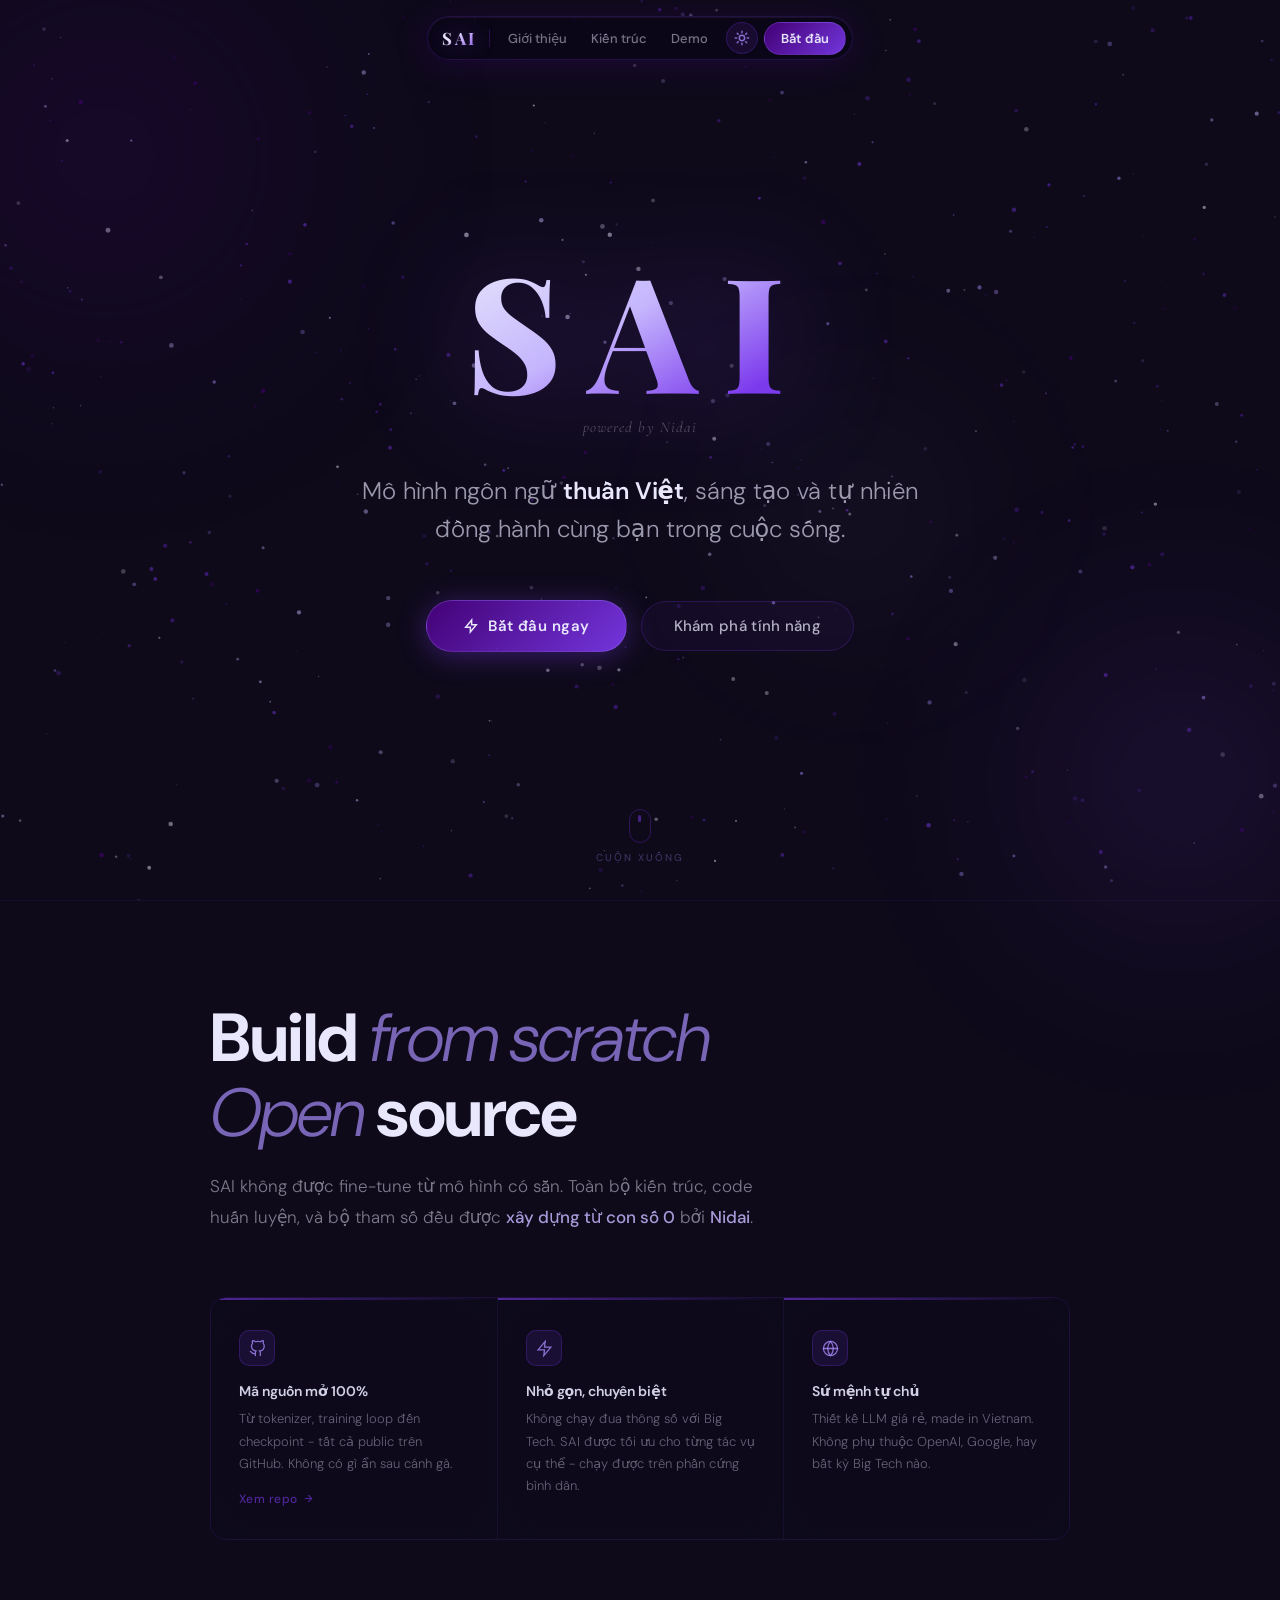
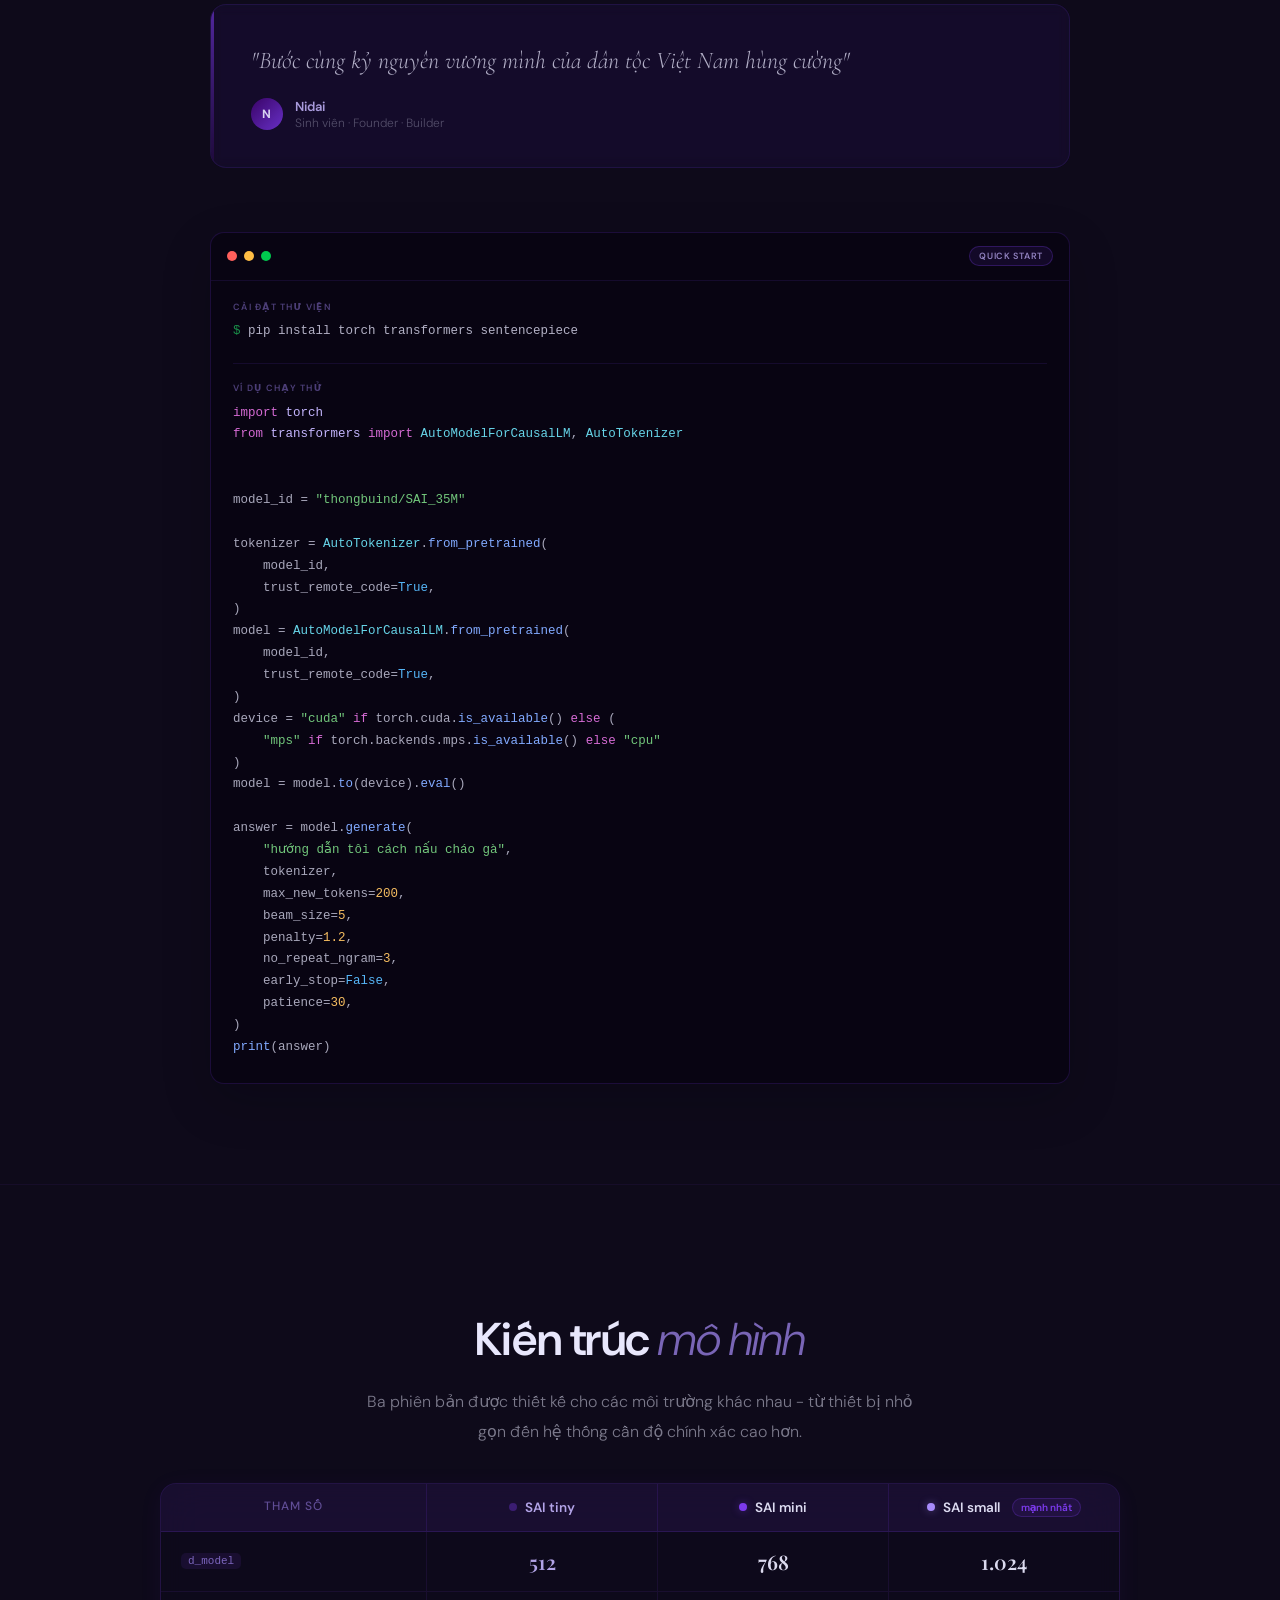
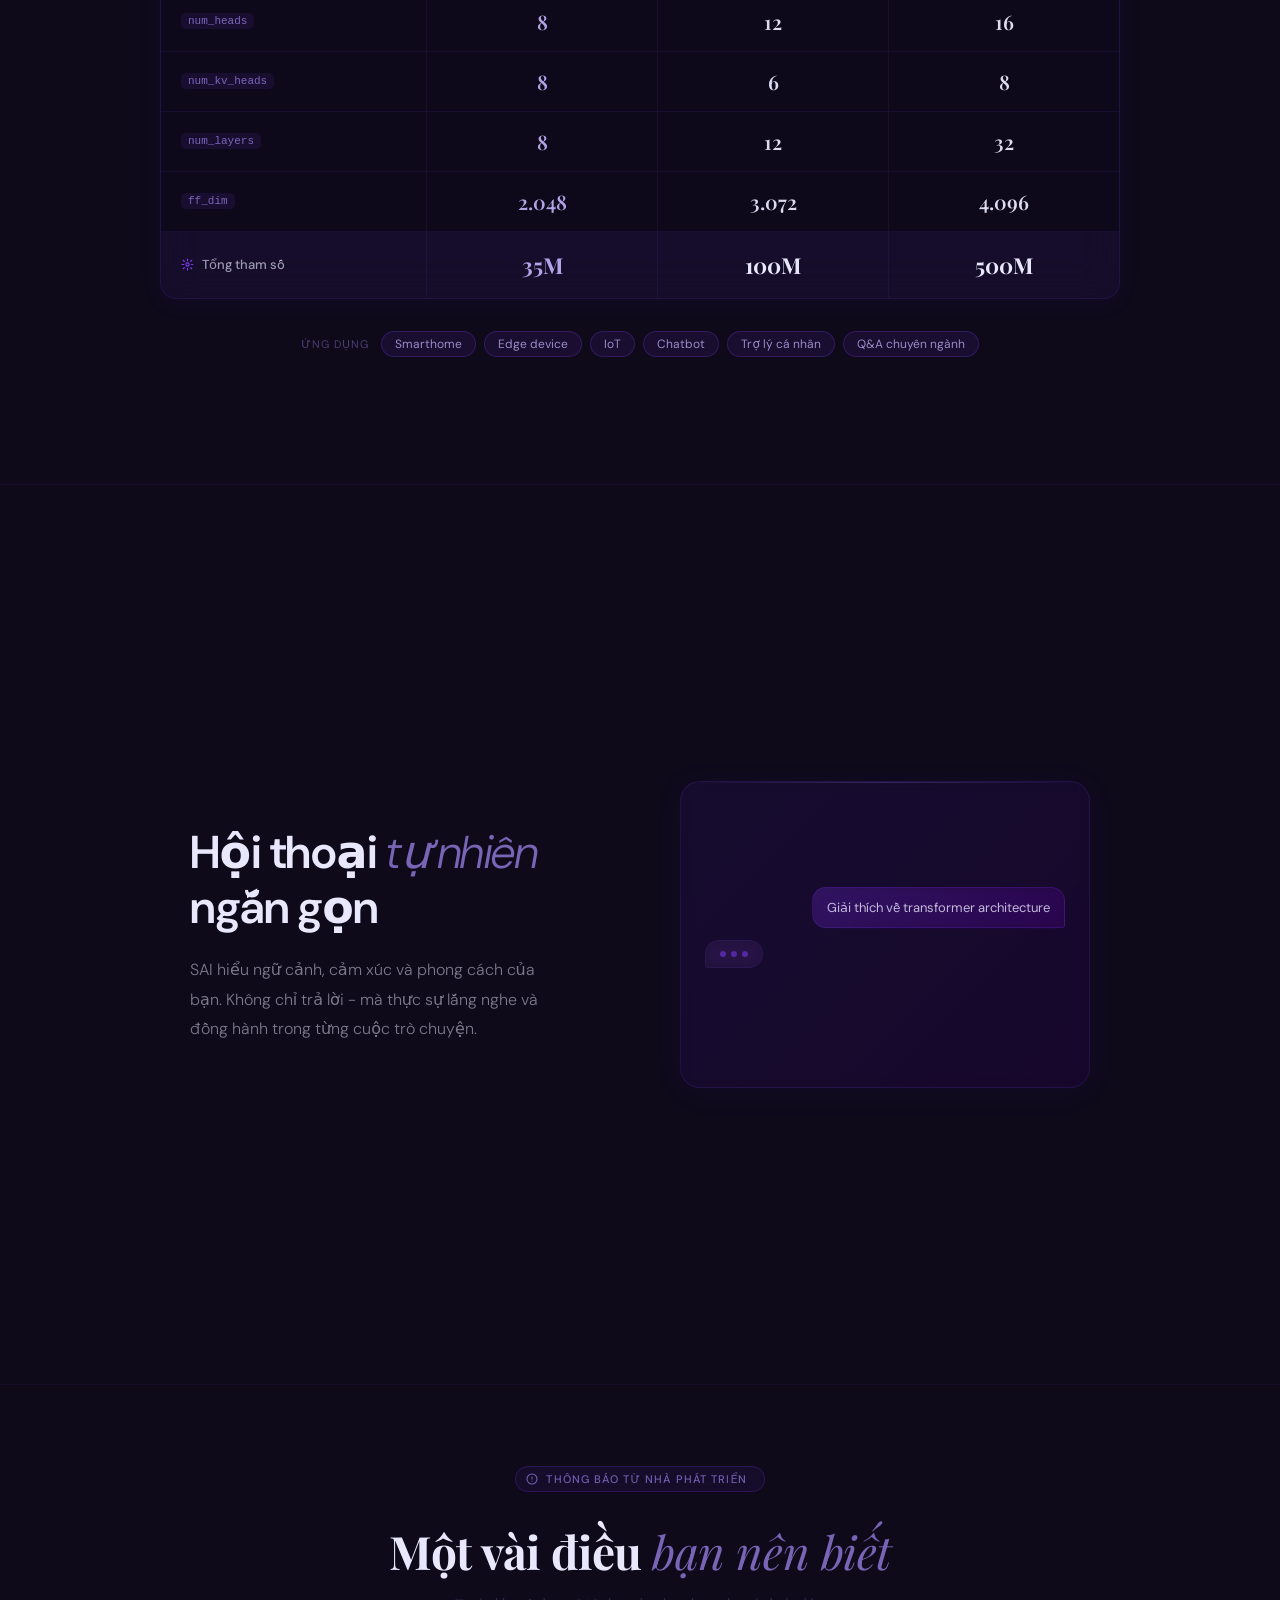
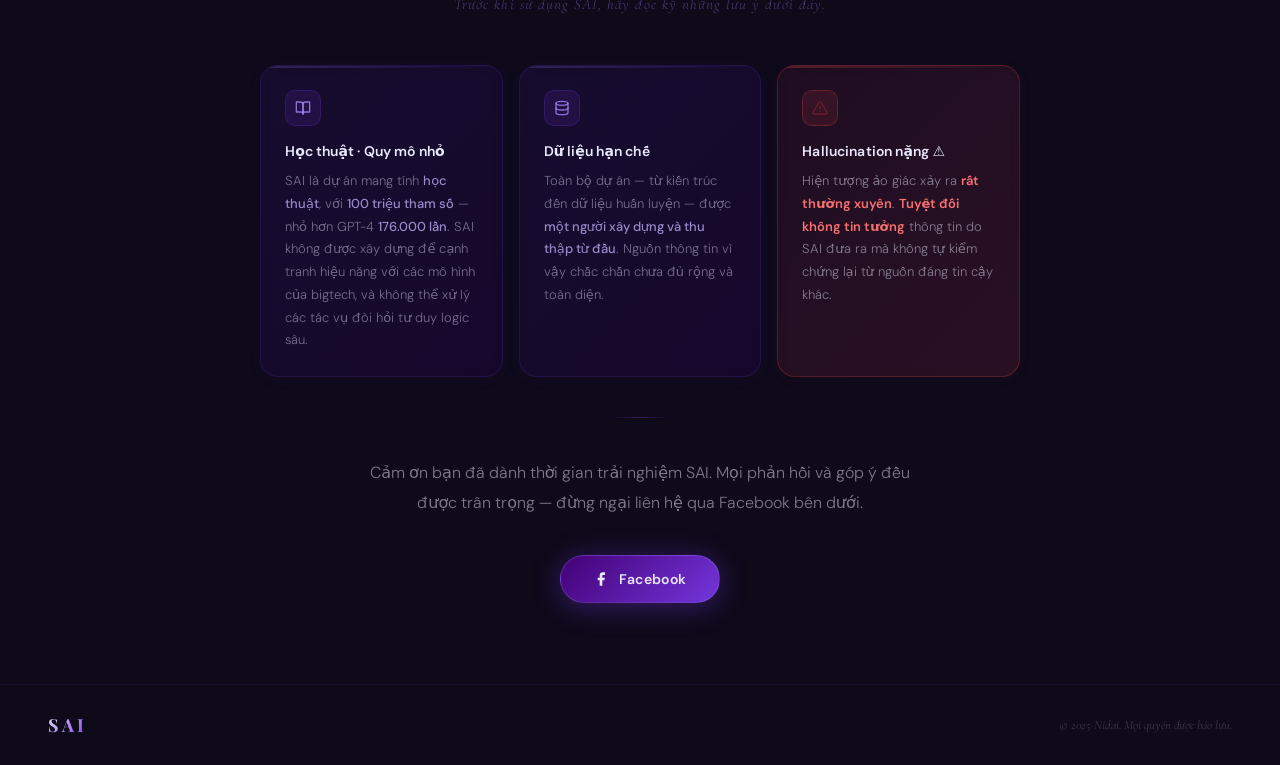
<file: web/frontend/index.html>
<!DOCTYPE html>
<html lang="vi" data-theme="dark">
<head>
<meta charset="UTF-8">
<meta name="viewport" content="width=device-width, initial-scale=1.0">
<title>SAI - Powered by Nidai</title>
<script src="theme.js"></script>
<link href="https://fonts.googleapis.com/css2?family=DM+Sans:ital,wght@0,300;0,400;0,500;0,600;1,300&family=Cormorant+Garamond:ital,wght@0,300;1,300&family=Playfair+Display:wght@700;800&display=swap" rel="stylesheet">
<link rel="stylesheet" href="theme.css">
<link rel="stylesheet" href="ui-foundation.css">
<link rel="stylesheet" href="landing.css">
</head>
<body>

<canvas id="bg-canvas"></canvas>
<div class="orb orb-1"></div>
<div class="orb orb-2"></div>
<div class="orb orb-3"></div>

<!-- NAVBAR -->
<nav id="navbar" class="glass-island">
  <div class="nav-logo">SAI</div>
  <div class="nav-divider"></div>
  <div class="nav-links">
    <a class="nav-link" href="#feat-2">Giới thiệu</a>
    <a class="nav-link" href="#feat-3">Kiến trúc</a>
    <a class="nav-link" href="#feat-4">Demo</a>
  </div>
  <!-- Theme Toggle -->
  <button class="theme-toggle glass-control" id="themeToggle" aria-label="Chuyển theme" title="Chuyển giao diện sáng/tối">
    <!-- Sun icon (dark → switch to light) -->
    <svg class="icon-sun" width="16" height="16" viewBox="0 0 24 24" fill="none" stroke="currentColor" stroke-width="2.2" stroke-linecap="round">
      <circle cx="12" cy="12" r="4"/><path d="M12 2v2M12 20v2M4.93 4.93l1.41 1.41M17.66 17.66l1.41 1.41M2 12h2M20 12h2M4.93 19.07l1.41-1.41M17.66 6.34l1.41-1.41"/>
    </svg>
    <!-- Moon icon (light → switch to dark) -->
    <svg class="icon-moon" width="16" height="16" viewBox="0 0 24 24" fill="none" stroke="currentColor" stroke-width="2.2" stroke-linecap="round">
      <path d="M21 12.79A9 9 0 1 1 11.21 3a7 7 0 0 0 9.79 9.79z"/>
    </svg>
  </button>
  <button class="nav-cta glass-control" onclick="window.location.href='/chat'">Bắt đầu</button>
</nav>

<!-- HERO -->
<section id="hero">
  <h1 class="hero-title">SAI</h1>
  <p class="hero-sub">powered by Nidai</p>
  <p class="hero-tagline">Mô hình ngôn ngữ <strong>thuần Việt</strong>, sáng tạo và tự nhiên<br>đồng hành cùng bạn trong cuộc sống.</p>
  <div class="hero-actions">
    <button class="btn-primary glass-control" onclick="window.location.href='/chat'">
      <svg width="16" height="16" viewBox="0 0 24 24" fill="none" stroke="currentColor" stroke-width="2.2" stroke-linecap="round"><path d="M13 10V3L4 14h7v7l9-11h-7z"/></svg>
      Bắt đầu ngay
    </button>
    <button class="btn-secondary glass-control" onclick="document.getElementById('feat-2').scrollIntoView({behavior:'smooth'})">Khám phá tính năng</button>
  </div>
  <div class="scroll-hint" onclick="document.getElementById('feat-2').scrollIntoView({behavior:'smooth'})">
    <div class="scroll-mouse"><div class="scroll-wheel"></div></div>
    <span class="scroll-hint-label">Cuộn xuống</span>
  </div>
</section>

<!-- SECTION 2: GIỚI THIỆU -->
<section class="feat-section" id="feat-2" style="padding:100px 24px;">
  <div style="max-width:860px;width:100%;display:flex;flex-direction:column;gap:64px;text-align:left;">
    <div class="reveal">
      <h2 style="font-size:clamp(36px,6vw,68px);font-weight:700;line-height:1.1;letter-spacing:-0.02em;color:var(--text-1);">
        Build <em style="font-style:italic;font-weight:300;color:var(--feat-title-em-color);">from scratch</em><br>
        <em style="font-style:italic;font-weight:300;color:var(--feat-title-em-color);">Open</em> source
      </h2>
      <p style="margin-top:20px;font-size:17px;font-weight:300;line-height:1.85;color:var(--feat-desc-color);max-width:580px;">
        SAI không được fine-tune từ mô hình có sẵn. Toàn bộ kiến trúc, code huấn luyện, và bộ tham số đều được
        <strong style="color:var(--intro-strong-color);font-weight:500;">xây dựng từ con số 0</strong> bởi
        <strong style="color:var(--intro-strong-color);font-weight:500;">Nidai</strong>.
      </p>
    </div>

    <!-- 3 pillars -->
    <div class="reveal reveal-delay-1 feat-2-grid" style="display:grid;grid-template-columns:1fr 1fr 1fr;border-radius:16px;overflow:hidden;border:1px solid var(--pillar-wrapper-border);">
      <div class="pillar-card glass-panel" style="padding:32px 28px;background:var(--pillar-bg);display:flex;flex-direction:column;gap:16px;position:relative;overflow:hidden;">
        <div style="position:absolute;top:0;left:0;right:0;height:2px;background:var(--pillar-top-line);"></div>
        <div style="width:36px;height:36px;border-radius:10px;background:var(--pillar-icon-bg);border:1px solid var(--pillar-icon-border);display:flex;align-items:center;justify-content:center;color:var(--pillar-icon-color);">
          <svg width="17" height="17" viewBox="0 0 24 24" fill="none" stroke="currentColor" stroke-width="1.8" stroke-linecap="round"><path d="M9 19c-5 1.5-5-2.5-7-3m14 6v-3.87a3.37 3.37 0 0 0-.94-2.61c3.14-.35 6.44-1.54 6.44-7A5.44 5.44 0 0 0 20 4.77 5.07 5.07 0 0 0 19.91 1S18.73.65 16 2.48a13.38 13.38 0 0 0-7 0C6.27.65 5.09 1 5.09 1A5.07 5.07 0 0 0 5 4.77a5.44 5.44 0 0 0-1.5 3.78c0 5.42 3.3 6.61 6.44 7A3.37 3.37 0 0 0 9 18.13V22"/></svg>
        </div>
        <div>
          <div style="font-size:14px;font-weight:600;color:var(--pillar-title-color);margin-bottom:8px;">Mã nguồn mở 100%</div>
          <div style="font-size:13px;font-weight:300;line-height:1.7;color:var(--pillar-desc-color);">Từ tokenizer, training loop đến checkpoint - tất cả public trên GitHub. Không có gì ẩn sau cánh gà.</div>
        </div>
        <a href="https://github.com/thongbuind/SAI_dev2" target="_blank" rel="noopener noreferrer"
           style="font-size:12px;color:var(--pillar-link-color);text-decoration:none;font-weight:500;letter-spacing:0.04em;margin-top:auto;display:flex;align-items:center;gap:5px;">
          Xem repo
          <svg width="11" height="11" viewBox="0 0 24 24" fill="none" stroke="currentColor" stroke-width="2.5" stroke-linecap="round"><path d="M5 12h14M12 5l7 7-7 7"/></svg>
        </a>
      </div>
      <div class="pillar-card glass-panel" style="padding:32px 28px;background:var(--pillar-bg);display:flex;flex-direction:column;gap:16px;border-left:1px solid var(--pillar-border);position:relative;overflow:hidden;">
        <div style="position:absolute;top:0;left:0;right:0;height:2px;background:var(--pillar-top-line);"></div>
        <div style="width:36px;height:36px;border-radius:10px;background:var(--pillar-icon-bg);border:1px solid var(--pillar-icon-border);display:flex;align-items:center;justify-content:center;color:var(--pillar-icon-color);">
          <svg width="17" height="17" viewBox="0 0 24 24" fill="none" stroke="currentColor" stroke-width="1.8" stroke-linecap="round"><polygon points="13 2 3 14 12 14 11 22 21 10 12 10 13 2"/></svg>
        </div>
        <div>
          <div style="font-size:14px;font-weight:600;color:var(--pillar-title-color);margin-bottom:8px;">Nhỏ gọn, chuyên biệt</div>
          <div style="font-size:13px;font-weight:300;line-height:1.7;color:var(--pillar-desc-color);">Không chạy đua thông số với Big Tech. SAI được tối ưu cho từng tác vụ cụ thể - chạy được trên phần cứng bình dân.</div>
        </div>
      </div>
      <div class="pillar-card glass-panel" style="padding:32px 28px;background:var(--pillar-bg);display:flex;flex-direction:column;gap:16px;border-left:1px solid var(--pillar-border);position:relative;overflow:hidden;">
        <div style="position:absolute;top:0;left:0;right:0;height:2px;background:var(--pillar-top-line);"></div>
        <div style="width:36px;height:36px;border-radius:10px;background:var(--pillar-icon-bg);border:1px solid var(--pillar-icon-border);display:flex;align-items:center;justify-content:center;color:var(--pillar-icon-color);">
          <svg width="17" height="17" viewBox="0 0 24 24" fill="none" stroke="currentColor" stroke-width="1.8" stroke-linecap="round"><circle cx="12" cy="12" r="10"/><line x1="2" y1="12" x2="22" y2="12"/><path d="M12 2a15.3 15.3 0 0 1 4 10 15.3 15.3 0 0 1-4 10 15.3 15.3 0 0 1-4-10 15.3 15.3 0 0 1 4-10z"/></svg>
        </div>
        <div>
          <div style="font-size:14px;font-weight:600;color:var(--pillar-title-color);margin-bottom:8px;">Sứ mệnh tự chủ</div>
          <div style="font-size:13px;font-weight:300;line-height:1.7;color:var(--pillar-desc-color);">Thiết kế LLM giá rẻ, made in Vietnam. Không phụ thuộc OpenAI, Google, hay bất kỳ Big Tech nào.</div>
        </div>
      </div>
    </div>

    <!-- Quote -->
    <div class="reveal reveal-delay-2 feat-2-quote glass-quote glass-content"
         style="display:flex;gap:32px;align-items:flex-start;padding:36px 40px;border-radius:16px;background:var(--quote-bg);border:1px solid var(--quote-border);position:relative;overflow:hidden;">
      <div style="position:absolute;top:0;left:0;bottom:0;width:3px;background:var(--quote-line);border-radius:3px 0 0 3px;"></div>
      <div style="flex:1;display:flex;flex-direction:column;gap:16px;">
        <p style="font-family:'Cormorant Garamond',Georgia,serif;font-size:clamp(18px,2.2vw,24px);font-style:italic;font-weight:300;line-height:1.7;color:var(--quote-text-color);">
          "Bước cùng kỷ nguyên vương mình của dân tộc Việt Nam hùng cường"
        </p>
        <div style="display:flex;align-items:center;gap:12px;">
          <div style="width:32px;height:32px;border-radius:50%;background:var(--quote-avatar-bg);display:flex;align-items:center;justify-content:center;font-size:12px;font-weight:700;color:var(--quote-avatar-color);letter-spacing:0.04em;flex-shrink:0;">N</div>
          <div>
            <div style="font-size:13px;font-weight:600;color:var(--quote-author-color);">Nidai</div>
            <div style="font-size:12px;color:var(--quote-role-color);font-weight:300;">Sinh viên · Founder · Builder</div>
          </div>
        </div>
      </div>
    </div>

    <!-- Download and quick start -->
    <div class="reveal reveal-delay-3 download-section">
      <div class="download-terminal">
        <div class="download-terminal-bar">
          <span class="terminal-dot" style="background:var(--terminal-dot-red);"></span>
          <span class="terminal-dot" style="background:var(--terminal-dot-yellow);"></span>
          <span class="terminal-dot" style="background:var(--terminal-dot-green);"></span>
          <span class="terminal-badge">QUICK START</span>
        </div>
        <div class="download-terminal-body">
          <div class="terminal-label">Cài đặt thư viện</div>
          <pre class="download-code"><code><span class="prompt">$</span> <span class="command">pip install torch transformers sentencepiece</span></code></pre>
          <div class="terminal-label terminal-label-example">Ví dụ chạy thử</div>
          <pre class="download-code"><code><span class="syntax-keyword">import</span> <span class="syntax-module">torch</span>
<span class="syntax-keyword">from</span> <span class="syntax-module">transformers</span> <span class="syntax-keyword">import</span> <span class="syntax-class">AutoModelForCausalLM</span>, <span class="syntax-class">AutoTokenizer</span>


model_id = <span class="syntax-string">"thongbuind/SAI_35M"</span>

tokenizer = <span class="syntax-class">AutoTokenizer</span>.<span class="syntax-function">from_pretrained</span>(
    model_id,
    trust_remote_code=<span class="syntax-boolean">True</span>,
)
model = <span class="syntax-class">AutoModelForCausalLM</span>.<span class="syntax-function">from_pretrained</span>(
    model_id,
    trust_remote_code=<span class="syntax-boolean">True</span>,
)
device = <span class="syntax-string">"cuda"</span> <span class="syntax-keyword">if</span> torch.cuda.<span class="syntax-function">is_available</span>() <span class="syntax-keyword">else</span> (
    <span class="syntax-string">"mps"</span> <span class="syntax-keyword">if</span> torch.backends.mps.<span class="syntax-function">is_available</span>() <span class="syntax-keyword">else</span> <span class="syntax-string">"cpu"</span>
)
model = model.<span class="syntax-function">to</span>(device).<span class="syntax-function">eval</span>()

answer = model.<span class="syntax-function">generate</span>(
    <span class="syntax-string">"hướng dẫn tôi cách nấu cháo gà"</span>,
    tokenizer,
    max_new_tokens=<span class="syntax-number">200</span>,
    beam_size=<span class="syntax-number">5</span>,
    penalty=<span class="syntax-number">1.2</span>,
    no_repeat_ngram=<span class="syntax-number">3</span>,
    early_stop=<span class="syntax-boolean">False</span>,
    patience=<span class="syntax-number">30</span>,
)
<span class="syntax-function">print</span>(answer)</code></pre>
        </div>
      </div>
    </div>
  </div>
</section>

<!-- SECTION 3: KIẾN TRÚC -->
<section class="feat-section" id="feat-3">
  <div class="feat-inner center" style="max-width:960px;gap:36px;">
    <div>
      <h2 class="feat-title reveal reveal-delay-1" style="font-size:clamp(28px,4vw,46px);">Kiến trúc <em>mô hình</em></h2>
      <p class="feat-desc reveal reveal-delay-2" style="max-width:560px;margin:0 auto;text-align:center;">Ba phiên bản được thiết kế cho các môi trường khác nhau - từ thiết bị nhỏ gọn đến hệ thống cần độ chính xác cao hơn.</p>
    </div>

    <!-- Comparison table -->
    <div class="reveal reveal-delay-3 architecture-table-scroll glass-panel" style="width:100%;border-radius:16px;overflow-x:auto;border:1px solid var(--table-wrapper-border);box-shadow:var(--table-wrapper-shadow);">
      <div class="architecture-table" style="min-width:760px;">
      <div style="display:grid;grid-template-columns:1.15fr 1fr 1fr 1fr;background:var(--table-header-bg);border-bottom:1px solid var(--table-header-border);">
        <div style="padding:14px 20px;font-size:12px;font-weight:500;color:var(--table-header-label-color);letter-spacing:0.08em;text-transform:uppercase;">Tham số</div>
        <div style="padding:14px 20px;font-size:13.5px;font-weight:600;color:var(--table-col2-color);text-align:center;border-left:1px solid var(--border);display:flex;align-items:center;justify-content:center;gap:8px;">
          <span style="display:inline-block;width:8px;height:8px;border-radius:50%;background:var(--table-tiny-dot);"></span>SAI tiny
        </div>
        <div style="padding:14px 20px;font-size:13.5px;font-weight:600;color:var(--table-col3-color);text-align:center;border-left:1px solid var(--border);display:flex;align-items:center;justify-content:center;gap:8px;">
          <span style="display:inline-block;width:8px;height:8px;border-radius:50%;background:var(--table-mini-dot);box-shadow:var(--table-mini-dot-shadow);"></span>SAI mini
        </div>
        <div style="padding:14px 20px;font-size:13.5px;font-weight:600;color:var(--table-col3-color);text-align:center;border-left:1px solid var(--border);display:flex;align-items:center;justify-content:center;gap:8px;">
          <span style="display:inline-block;width:8px;height:8px;border-radius:50%;background:var(--table-small-dot);box-shadow:var(--table-small-dot-shadow);"></span>SAI small
          <span style="font-size:10px;padding:2px 8px;border-radius:100px;background:var(--table-strongest-bg);border:1px solid var(--table-strongest-border);color:var(--purple);margin-left:4px;">mạnh nhất</span>
        </div>
      </div>
      <div style="display:grid;grid-template-columns:1.15fr 1fr 1fr 1fr;border-bottom:1px solid var(--table-row-border);">
        <div style="padding:16px 20px;display:flex;align-items:center;background:var(--table-row-bg);"><code style="font-size:11px;background:var(--table-code-bg);padding:2px 7px;border-radius:5px;color:var(--table-code-color);">d_model</code></div>
        <div style="padding:16px 20px;text-align:center;border-left:1px solid var(--table-row-border);background:var(--table-row-bg);"><span style="font-size:20px;font-weight:600;color:var(--table-col2-color);font-family:'Playfair Display',serif;">512</span></div>
        <div style="padding:16px 20px;text-align:center;border-left:1px solid var(--table-row-border);background:var(--table-row-bg);"><span style="font-size:20px;font-weight:600;color:var(--table-col3-color);font-family:'Playfair Display',serif;">768</span></div>
        <div style="padding:16px 20px;text-align:center;border-left:1px solid var(--table-row-border);background:var(--table-row-bg);"><span style="font-size:20px;font-weight:600;color:var(--table-col3-color);font-family:'Playfair Display',serif;">1.024</span></div>
      </div>
      <div style="display:grid;grid-template-columns:1.15fr 1fr 1fr 1fr;border-bottom:1px solid var(--table-row-border);">
        <div style="padding:16px 20px;display:flex;align-items:center;background:var(--table-row-bg);"><code style="font-size:11px;background:var(--table-code-bg);padding:2px 7px;border-radius:5px;color:var(--table-code-color);">num_heads</code></div>
        <div style="padding:16px 20px;text-align:center;border-left:1px solid var(--table-row-border);background:var(--table-row-bg);"><span style="font-size:20px;font-weight:600;color:var(--table-col2-color);font-family:'Playfair Display',serif;">8</span></div>
        <div style="padding:16px 20px;text-align:center;border-left:1px solid var(--table-row-border);background:var(--table-row-bg);"><span style="font-size:20px;font-weight:600;color:var(--table-col3-color);font-family:'Playfair Display',serif;">12</span></div>
        <div style="padding:16px 20px;text-align:center;border-left:1px solid var(--table-row-border);background:var(--table-row-bg);"><span style="font-size:20px;font-weight:600;color:var(--table-col3-color);font-family:'Playfair Display',serif;">16</span></div>
      </div>
      <div style="display:grid;grid-template-columns:1.15fr 1fr 1fr 1fr;border-bottom:1px solid var(--table-row-border);">
        <div style="padding:16px 20px;display:flex;align-items:center;background:var(--table-row-bg);"><code style="font-size:11px;background:var(--table-code-bg);padding:2px 7px;border-radius:5px;color:var(--table-code-color);">num_kv_heads</code></div>
        <div style="padding:16px 20px;text-align:center;border-left:1px solid var(--table-row-border);background:var(--table-row-bg);"><span style="font-size:20px;font-weight:600;color:var(--table-col2-color);font-family:'Playfair Display',serif;">8</span></div>
        <div style="padding:16px 20px;text-align:center;border-left:1px solid var(--table-row-border);background:var(--table-row-bg);"><span style="font-size:20px;font-weight:600;color:var(--table-col3-color);font-family:'Playfair Display',serif;">6</span></div>
        <div style="padding:16px 20px;text-align:center;border-left:1px solid var(--table-row-border);background:var(--table-row-bg);"><span style="font-size:20px;font-weight:600;color:var(--table-col3-color);font-family:'Playfair Display',serif;">8</span></div>
      </div>
      <div style="display:grid;grid-template-columns:1.15fr 1fr 1fr 1fr;border-bottom:1px solid var(--table-row-border);">
        <div style="padding:16px 20px;display:flex;align-items:center;background:var(--table-row-bg);"><code style="font-size:11px;background:var(--table-code-bg);padding:2px 7px;border-radius:5px;color:var(--table-code-color);">num_layers</code></div>
        <div style="padding:16px 20px;text-align:center;border-left:1px solid var(--table-row-border);background:var(--table-row-bg);"><span style="font-size:20px;font-weight:600;color:var(--table-col2-color);font-family:'Playfair Display',serif;">8</span></div>
        <div style="padding:16px 20px;text-align:center;border-left:1px solid var(--table-row-border);background:var(--table-row-bg);"><span style="font-size:20px;font-weight:600;color:var(--table-col3-color);font-family:'Playfair Display',serif;">12</span></div>
        <div style="padding:16px 20px;text-align:center;border-left:1px solid var(--table-row-border);background:var(--table-row-bg);"><span style="font-size:20px;font-weight:600;color:var(--table-col3-color);font-family:'Playfair Display',serif;">32</span></div>
      </div>
      <div style="display:grid;grid-template-columns:1.15fr 1fr 1fr 1fr;border-bottom:1px solid var(--table-row-border);">
        <div style="padding:16px 20px;display:flex;align-items:center;background:var(--table-row-bg);"><code style="font-size:11px;background:var(--table-code-bg);padding:2px 7px;border-radius:5px;color:var(--table-code-color);">ff_dim</code></div>
        <div style="padding:16px 20px;text-align:center;border-left:1px solid var(--table-row-border);background:var(--table-row-bg);"><span style="font-size:20px;font-weight:600;color:var(--table-col2-color);font-family:'Playfair Display',serif;">2.048</span></div>
        <div style="padding:16px 20px;text-align:center;border-left:1px solid var(--table-row-border);background:var(--table-row-bg);"><span style="font-size:20px;font-weight:600;color:var(--table-col3-color);font-family:'Playfair Display',serif;">3.072</span></div>
        <div style="padding:16px 20px;text-align:center;border-left:1px solid var(--table-row-border);background:var(--table-row-bg);"><span style="font-size:20px;font-weight:600;color:var(--table-col3-color);font-family:'Playfair Display',serif;">4.096</span></div>
      </div>
      <div style="display:grid;grid-template-columns:1.15fr 1fr 1fr 1fr;background:var(--table-total-bg);">
        <div style="padding:18px 20px;font-size:13px;color:var(--table-total-color);display:flex;align-items:center;gap:8px;font-weight:500;">
          <svg width="13" height="13" viewBox="0 0 24 24" fill="none" stroke="var(--purple)" stroke-width="2.2" stroke-linecap="round"><circle cx="12" cy="12" r="3"/><path d="M12 2v3M12 19v3M4.22 4.22l2.12 2.12M17.66 17.66l2.12 2.12M2 12h3M19 12h3M4.22 19.78l2.12-2.12M17.66 6.34l2.12-2.12"/></svg>
          Tổng tham số
        </div>
        <div style="padding:18px 20px;text-align:center;border-left:1px solid var(--table-row-border);"><span style="font-size:22px;font-weight:700;color:var(--table-35m-color);font-family:'Playfair Display',serif;">35M</span></div>
        <div style="padding:18px 20px;text-align:center;border-left:1px solid var(--table-row-border);"><span style="font-size:22px;font-weight:700;color:var(--table-100m-color);font-family:'Playfair Display',serif;">100M</span></div>
        <div style="padding:18px 20px;text-align:center;border-left:1px solid var(--table-row-border);"><span style="font-size:22px;font-weight:700;color:var(--table-100m-color);font-family:'Playfair Display',serif;">500M</span></div>
      </div>
      </div>
    </div>

    <!-- Tags -->
    <div class="reveal reveal-delay-4" style="display:flex;gap:8px;flex-wrap:wrap;justify-content:center;margin-top:-4px;">
      <span style="font-size:11px;color:var(--tag-label-color);letter-spacing:0.1em;text-transform:uppercase;align-self:center;margin-right:4px;">Ứng dụng</span>
      <span style="padding:4px 13px;border-radius:100px;font-size:12px;background:var(--tag-bg);border:1px solid var(--tag-border);color:var(--tag-color);">Smarthome</span>
      <span style="padding:4px 13px;border-radius:100px;font-size:12px;background:var(--tag-bg);border:1px solid var(--tag-border);color:var(--tag-color);">Edge device</span>
      <span style="padding:4px 13px;border-radius:100px;font-size:12px;background:var(--tag-bg);border:1px solid var(--tag-border);color:var(--tag-color);">IoT</span>
      <span style="padding:4px 13px;border-radius:100px;font-size:12px;background:var(--tag-bg);border:1px solid var(--tag-border);color:var(--tag-color);">Chatbot</span>
      <span style="padding:4px 13px;border-radius:100px;font-size:12px;background:var(--tag-bg);border:1px solid var(--tag-border);color:var(--tag-color);">Trợ lý cá nhân</span>
      <span style="padding:4px 13px;border-radius:100px;font-size:12px;background:var(--tag-bg);border:1px solid var(--tag-border);color:var(--tag-color);">Q&amp;A chuyên ngành</span>
    </div>
  </div>
</section>

<!-- SECTION 4: HỘI THOẠI -->
<section class="feat-section" id="feat-4">
  <div class="feat-inner">
    <div class="feat-text">
      <h2 class="feat-title reveal reveal-delay-1">Hội thoại <em>tự nhiên</em><br>ngắn gọn</h2>
      <p class="feat-desc reveal reveal-delay-2">SAI hiểu ngữ cảnh, cảm xúc và phong cách của bạn. Không chỉ trả lời - mà thực sự lắng nghe và đồng hành trong từng cuộc trò chuyện.</p>
    </div>
    <div class="feat-visual glass-panel glass-content reveal reveal-delay-3" id="chat-visual">
      <div class="chat-preview">
        <div class="cp-bubble cp-user glass-bubble glass-content">Giải thích về transformer architecture</div>
        <div class="cp-ai-wrap">
          <div class="cp-typing glass-bubble glass-content" id="cp-typing">
            <span></span><span></span><span></span>
          </div>
          <div class="cp-ai glass-bubble glass-content" id="cp-ai-bubble"></div>
        </div>
      </div>
    </div>
  </div>
</section>

<!-- DEVELOPER NOTICE -->
<section id="dev-notice" style="border-top:1px solid var(--sect-border);">
  <div style="max-width:760px;width:100%;text-align:center;">

    <div class="reveal glass-control" style="display:inline-flex;align-items:center;gap:8px;padding:5px 16px 5px 10px;background:var(--devnotice-label-bg);border:1px solid var(--devnotice-label-border);border-radius:100px;font-size:11px;font-weight:500;color:var(--devnotice-label-color);letter-spacing:0.1em;text-transform:uppercase;margin-bottom:32px;">
      <svg width="12" height="12" viewBox="0 0 24 24" fill="none" stroke="currentColor" stroke-width="2.2" stroke-linecap="round" stroke-linejoin="round"><circle cx="12" cy="12" r="10"/><line x1="12" y1="8" x2="12" y2="12"/><line x1="12" y1="16" x2="12.01" y2="16"/></svg>
      Thông báo từ nhà phát triển
    </div>

    <h2 class="reveal reveal-delay-1" style="font-family:'Playfair Display',serif;font-size:clamp(28px,4vw,46px);font-weight:700;line-height:1.2;letter-spacing:-0.01em;color:var(--devnotice-heading-color);margin-bottom:16px;">
      Một vài điều <em style="font-style:italic;font-weight:300;color:var(--feat-title-em-color);">bạn nên biết</em>
    </h2>
    <p class="reveal reveal-delay-2" style="font-family:'Cormorant Garamond',serif;font-size:15px;font-style:italic;font-weight:300;color:var(--devnotice-sub-color);letter-spacing:0.07em;margin-bottom:52px;">
      Trước khi sử dụng SAI, hãy đọc kỹ những lưu ý dưới đây.
    </p>

    <!-- Warning cards -->
    <div class="reveal reveal-delay-2" style="display:grid;grid-template-columns:repeat(auto-fit,minmax(210px,1fr));gap:16px;margin-bottom:40px;text-align:left;">

      <div class="devnotice-card glass-panel glass-content" style="padding:24px;border-radius:18px;background:var(--devnotice-card-bg);border:1px solid var(--devnotice-card-border);position:relative;overflow:hidden;box-shadow:var(--devnotice-card-shadow);">
        <div style="position:absolute;top:0;left:0;right:0;height:2px;background:linear-gradient(90deg,var(--devnotice-card-line),transparent);"></div>
        <div style="width:36px;height:36px;border-radius:10px;background:var(--devnotice-icon-bg);border:1px solid var(--devnotice-icon-border);display:flex;align-items:center;justify-content:center;margin-bottom:16px;">
          <svg width="16" height="16" viewBox="0 0 24 24" fill="none" stroke="var(--devnotice-icon-stroke)" stroke-width="2" stroke-linecap="round" stroke-linejoin="round"><path d="M2 3h6a4 4 0 0 1 4 4v14a3 3 0 0 0-3-3H2z"/><path d="M22 3h-6a4 4 0 0 0-4 4v14a3 3 0 0 1 3-3h7z"/></svg>
        </div>
        <h3 style="font-size:14px;font-weight:600;color:var(--devnotice-card-title);margin-bottom:10px;letter-spacing:0.01em;">Học thuật · Quy mô nhỏ</h3>
        <p style="font-size:13px;font-weight:300;line-height:1.75;color:var(--devnotice-card-desc);">SAI là dự án mang tính <strong style="color:var(--devnotice-card-strong);font-weight:500;">học thuật</strong>, với <strong style="color:var(--devnotice-card-strong);font-weight:500;">100 triệu tham số</strong> — nhỏ hơn GPT-4 <strong style="color:var(--devnotice-card-strong);font-weight:500;">176.000 lần</strong>. SAI không được xây dựng để cạnh tranh hiệu năng với các mô hình của bigtech, và không thể xử lý các tác vụ đòi hỏi tư duy logic sâu.</p>
      </div>

      <div class="devnotice-card glass-panel glass-content" style="padding:24px;border-radius:18px;background:var(--devnotice-card-bg);border:1px solid var(--devnotice-card-border);position:relative;overflow:hidden;box-shadow:var(--devnotice-card-shadow);">
        <div style="position:absolute;top:0;left:0;right:0;height:2px;background:linear-gradient(90deg,var(--devnotice-card-line),transparent);"></div>
        <div style="width:36px;height:36px;border-radius:10px;background:var(--devnotice-icon-bg);border:1px solid var(--devnotice-icon-border);display:flex;align-items:center;justify-content:center;margin-bottom:16px;">
          <svg width="16" height="16" viewBox="0 0 24 24" fill="none" stroke="var(--devnotice-icon-stroke)" stroke-width="2" stroke-linecap="round" stroke-linejoin="round"><ellipse cx="12" cy="5" rx="9" ry="3"/><path d="M21 12c0 1.66-4 3-9 3s-9-1.34-9-3"/><path d="M3 5v14c0 1.66 4 3 9 3s9-1.34 9-3V5"/></svg>
        </div>
        <h3 style="font-size:14px;font-weight:600;color:var(--devnotice-card-title);margin-bottom:10px;letter-spacing:0.01em;">Dữ liệu hạn chế</h3>
        <p style="font-size:13px;font-weight:300;line-height:1.75;color:var(--devnotice-card-desc);">Toàn bộ dự án — từ kiến trúc đến dữ liệu huấn luyện — được <strong style="color:var(--devnotice-card-strong);font-weight:500;">một người xây dựng và thu thập từ đầu</strong>. Nguồn thông tin vì vậy chắc chắn chưa đủ rộng và toàn diện.</p>
      </div>

      <div class="devnotice-card devnotice-card--warning glass-panel glass-content" style="padding:24px;border-radius:18px;background:var(--devnotice-card3-bg);border:1px solid var(--devnotice-card3-border);position:relative;overflow:hidden;box-shadow:var(--devnotice-card3-shadow);">
        <div style="position:absolute;top:0;left:0;right:0;height:2px;background:linear-gradient(90deg,var(--devnotice-card3-line),transparent);"></div>
        <div style="width:36px;height:36px;border-radius:10px;background:var(--devnotice-card3-icon-bg);border:1px solid var(--devnotice-card3-icon-border);display:flex;align-items:center;justify-content:center;margin-bottom:16px;">
          <svg width="16" height="16" viewBox="0 0 24 24" fill="none" stroke="var(--devnotice-card3-icon-border)" stroke-width="2" stroke-linecap="round" stroke-linejoin="round"><path d="M10.29 3.86L1.82 18a2 2 0 0 0 1.71 3h16.94a2 2 0 0 0 1.71-3L13.71 3.86a2 2 0 0 0-3.42 0z"/><line x1="12" y1="9" x2="12" y2="13"/><line x1="12" y1="17" x2="12.01" y2="17"/></svg>
        </div>
        <h3 style="font-size:14px;font-weight:600;color:var(--devnotice-card3-title);margin-bottom:10px;letter-spacing:0.01em;">Hallucination nặng ⚠️</h3>
        <p style="font-size:13px;font-weight:300;line-height:1.75;color:var(--devnotice-card3-desc);">Hiện tượng ảo giác xảy ra <strong style="color:var(--devnotice-card3-strong);font-weight:600;">rất thường xuyên</strong>. <strong style="color:var(--devnotice-card3-strong);font-weight:600;">Tuyệt đối không tin tưởng</strong> thông tin do SAI đưa ra mà không tự kiểm chứng lại từ nguồn đáng tin cậy khác.</p>
      </div>

    </div>

    <div class="reveal reveal-delay-3" style="width:60px;height:1px;background:linear-gradient(90deg,transparent,var(--devnotice-divider),transparent);margin:0 auto 40px;"></div>

    <p class="reveal reveal-delay-3" style="font-size:16px;font-weight:300;line-height:1.9;color:var(--devnotice-thanks-color);margin-bottom:36px;max-width:580px;margin-left:auto;margin-right:auto;">
      Cảm ơn bạn đã dành thời gian trải nghiệm SAI. Mọi phản hồi và góp ý đều được trân trọng — đừng ngại liên hệ qua Facebook bên dưới.
    </p>

    <div class="reveal reveal-delay-4">
      <a href="https://facebook.com/sai.nidai" target="_blank" rel="noopener" class="glass-control"
        id="fb-link"
        style="display:inline-flex;align-items:center;gap:10px;padding:14px 32px;border-radius:100px;font-family:var(--font);font-size:14px;font-weight:600;color:var(--devnotice-fb-color);background:var(--devnotice-fb-bg);border:1px solid var(--devnotice-fb-border);text-decoration:none;transition:transform 0.2s,box-shadow 0.3s;box-shadow:var(--devnotice-fb-shadow);letter-spacing:0.03em;"
        onmouseover="this.style.transform='translateY(-2px)';this.style.boxShadow='var(--devnotice-fb-shadow-hover)';"
        onmouseout="this.style.transform='translateY(0)';this.style.boxShadow='var(--devnotice-fb-shadow)';">
        <svg width="16" height="16" viewBox="0 0 24 24" fill="currentColor"><path d="M18 2h-3a5 5 0 0 0-5 5v3H7v4h3v8h4v-8h3l1-4h-4V7a1 1 0 0 1 1-1h3z"/></svg>
        Facebook
      </a>
    </div>

  </div>
</section>

<footer>
  <div class="footer-logo">SAI</div>
  <div class="footer-copy">© 2025 Nidai. Mọi quyền được bảo lưu.</div>
</footer>

<script src="landing.js"></script>
</body>
</html>
</file>
<file: web/frontend/theme.css>
/*
 * Theme palettes only.
 *
 * Every value in a theme block is an opaque RGB channel triplet. Component
 * opacity, gradients, blur, borders and shadows belong to ui-foundation.css
 * or the component stylesheet, never to a theme.
 */
:root,
[data-theme="dark"] {
  color-scheme: dark;

  --color-bg: 14 10 26;
  --color-bg-alt: 19 13 36;
  --color-surface: 14 10 26;
  --color-surface-raised: 18 10 35;
  --color-surface-elevated: 10 6 22;

  --color-text-primary: 232 231 252;
  --color-text-secondary: 232 231 252;
  --color-text-muted: 94 82 120;
  --color-text-accent: 167 139 250;
  --color-on-accent: 232 231 252;
  --color-highlight: 232 231 252;

  --color-accent-deep: 75 0 130;
  --color-accent: 124 58 237;
  --color-accent-strong: 109 40 217;
  --color-accent-soft: 167 139 250;
  --color-accent-pale: 196 181 253;
  --color-shadow: 75 0 130;
  --color-neutral-shadow: 0 0 0;
  --color-scrollbar: 75 0 130;

  --color-success: 34 197 94;
  --color-warning: 245 158 11;
  --color-danger: 239 68 68;
  --color-danger-text: 248 113 113;

  --color-terminal-bg: 8 4 18;
  --color-terminal-shadow: 4 2 12;
  --color-syntax-keyword: 214 107 212;
  --color-syntax-module: 196 181 253;
  --color-syntax-class: 103 212 232;
  --color-syntax-function: 130 170 255;
  --color-syntax-string: 114 198 123;
  --color-syntax-number: 246 189 96;
  --color-syntax-boolean: 86 182 247;
  --color-terminal-dot-red: 255 96 92;
  --color-terminal-dot-yellow: 255 189 68;
  --color-terminal-dot-green: 0 202 78;

  --color-particle-1: 124 58 237;
  --color-particle-2: 75 0 130;
  --color-particle-3: 232 231 252;
  --color-particle-4: 167 139 250;
  --color-particle-5: 196 181 253;
  --color-particle-6: 109 40 217;
}

[data-theme="light"] {
  color-scheme: light;

  --color-bg: 248 246 255;
  --color-bg-alt: 241 236 250;
  --color-surface: 252 250 255;
  --color-surface-raised: 248 244 255;
  --color-surface-elevated: 236 228 247;

  --color-text-primary: 59 27 90;
  --color-text-secondary: 91 63 115;
  --color-text-muted: 138 116 160;
  --color-text-accent: 107 54 181;
  --color-on-accent: 252 249 255;
  --color-highlight: 255 255 255;

  --color-accent-deep: 76 29 149;
  --color-accent: 124 58 237;
  --color-accent-strong: 109 40 217;
  --color-accent-soft: 167 139 250;
  --color-accent-pale: 157 121 225;
  --color-shadow: 109 40 217;
  --color-neutral-shadow: 76 29 149;
  --color-scrollbar: 159 122 219;

  --color-success: 21 128 61;
  --color-warning: 180 83 9;
  --color-danger: 239 68 68;
  --color-danger-text: 220 38 38;

  --color-terminal-bg: 48 22 79;
  --color-terminal-shadow: 76 29 149;
  --color-syntax-keyword: 214 107 212;
  --color-syntax-module: 196 181 253;
  --color-syntax-class: 103 212 232;
  --color-syntax-function: 130 170 255;
  --color-syntax-string: 114 198 123;
  --color-syntax-number: 246 189 96;
  --color-syntax-boolean: 86 182 247;
  --color-terminal-dot-red: 255 96 92;
  --color-terminal-dot-yellow: 255 189 68;
  --color-terminal-dot-green: 0 202 78;

  --color-particle-1: 124 58 237;
  --color-particle-2: 109 40 217;
  --color-particle-3: 167 139 250;
  --color-particle-4: 196 181 253;
  --color-particle-5: 139 92 246;
  --color-particle-6: 91 33 182;
}
</file>
<file: web/frontend/landing.css>
*, *::before, *::after { box-sizing: border-box; margin: 0; padding: 0; }

/* ===== COMPONENT RECIPES — THEME INVARIANT ===== */
:root {
  --bg: rgb(var(--color-bg));
  --bg-2: rgb(var(--color-bg-alt));
  --surface: rgb(var(--color-surface) / 0.70);
  --surface-2: rgb(var(--color-surface) / 0.50);

  --purple: rgb(var(--color-accent));
  --purple-dark: rgb(var(--color-accent-deep));
  --purple-light: rgb(var(--color-text-primary));
  --purple-mid: rgb(var(--color-accent));
  --purple-soft: rgb(var(--color-accent-soft));
  --purple-pale: rgb(var(--color-accent) / 0.12);
  --purple-xpale: rgb(var(--color-accent) / 0.08);

  --text-1: rgb(var(--color-text-primary));
  --text-2: rgb(var(--color-text-secondary) / 0.65);
  --text-3: rgb(var(--color-text-accent) / 0.60);
  --text-4: rgb(var(--color-text-accent) / 0.30);
  --text-primary: rgb(var(--color-text-primary));

  --border: rgb(var(--color-accent) / 0.15);
  --border-2: rgb(var(--color-accent) / 0.25);

  --navbar-bg: rgb(var(--color-surface-elevated) / 0.72);
  --navbar-border: rgb(var(--color-accent) / 0.22);
  --navbar-shadow: 0 4px 32px rgb(var(--color-shadow) / 0.28), inset 0 1px 0 rgb(var(--color-highlight) / 0.06);
  --navbar-shadow-scroll: 0 4px 40px rgb(var(--color-accent) / 0.35), inset 0 1px 0 rgb(var(--color-highlight) / 0.08);

  --nav-link-color: rgb(var(--color-text-secondary) / 0.50);
  --nav-link-hover-bg: rgb(var(--color-accent) / 0.14);
  --nav-cta-color: rgb(var(--color-on-accent));
  --nav-cta-bg: linear-gradient(135deg, rgb(var(--color-accent-deep) / 0.88), rgb(var(--color-accent) / 0.92));
  --nav-cta-border: rgb(var(--color-accent-soft) / 0.22);

  --logo-gradient: linear-gradient(135deg, rgb(var(--color-text-primary)) 30%, rgb(var(--color-accent)));
  --logo-shadow: drop-shadow(0 0 10px rgb(var(--color-accent) / 0.50));

  --orb1-bg: radial-gradient(circle, rgb(var(--color-accent-deep) / 0.22) 0%, transparent 70%);
  --orb2-bg: radial-gradient(circle, rgb(var(--color-accent) / 0.18) 0%, transparent 70%);
  --orb3-bg: radial-gradient(circle, rgb(var(--color-accent-pale) / 0.08) 0%, transparent 70%);

  --feat-visual-bg: linear-gradient(135deg, rgb(var(--color-accent) / 0.07), rgb(var(--color-accent-deep) / 0.13));
  --feat-visual-border: rgb(var(--color-accent) / 0.16);
  --feat-visual-line: rgb(var(--color-accent-soft) / 0.22);

  --footer-border: rgb(var(--color-accent) / 0.08);
  --footer-copy-color: rgb(var(--color-text-secondary) / 0.22);
  --footer-logo-gradient: linear-gradient(135deg, rgb(var(--color-text-primary)), rgb(var(--color-accent)));
  --sect-border: rgb(var(--color-accent) / 0.07);

  --cp-user-bg: linear-gradient(135deg, rgb(var(--color-accent) / 0.20), rgb(var(--color-accent-deep) / 0.25));
  --cp-user-border: rgb(var(--color-accent) / 0.20);
  --cp-user-color: rgb(var(--color-text-primary) / 0.80);
  --cp-ai-bg: rgb(var(--color-highlight) / 0.04);
  --cp-ai-border: rgb(var(--color-accent) / 0.10);
  --cp-ai-color: rgb(var(--color-text-primary) / 0.75);
  --cp-typing-bg: rgb(var(--color-highlight) / 0.04);
  --cp-typing-border: rgb(var(--color-accent) / 0.10);
  --cp-typing-dot: rgb(var(--color-accent) / 0.55);

  --hero-badge-bg: rgb(var(--color-accent) / 0.08);
  --hero-badge-border: rgb(var(--color-accent) / 0.22);
  --hero-badge-color: rgb(var(--color-text-accent) / 0.75);
  --hero-eyebrow-color: rgb(var(--color-text-accent) / 0.60);
  --hero-title-gradient: linear-gradient(150deg, rgb(var(--color-text-primary)) 0%, rgb(var(--color-accent-pale)) 45%, rgb(var(--color-accent)) 85%);
  --hero-title-shadow: drop-shadow(0 0 60px rgb(var(--color-accent) / 0.45));
  --hero-sub-color: rgb(var(--color-text-secondary) / 0.30);
  --hero-tagline-color: rgb(var(--color-text-secondary) / 0.65);

  --btn-primary-color: rgb(var(--color-on-accent));
  --btn-primary-bg: linear-gradient(135deg, rgb(var(--color-accent-deep) / 0.88), rgb(var(--color-accent) / 0.92));
  --btn-primary-border: rgb(var(--color-accent-soft) / 0.25);
  --btn-primary-shadow: 0 4px 28px rgb(var(--color-accent) / 0.38);
  --btn-primary-shadow-hover: 0 8px 36px rgb(var(--color-accent) / 0.50);
  --btn-secondary-color: rgb(var(--color-text-primary) / 0.75);
  --btn-secondary-bg: rgb(var(--color-accent) / 0.06);
  --btn-secondary-border: rgb(var(--color-accent) / 0.22);
  --btn-secondary-hover-color: rgb(var(--color-text-primary));
  --btn-secondary-hover-bg: rgb(var(--color-accent) / 0.14);
  --btn-secondary-hover-border: rgb(var(--color-accent) / 0.40);

  --scroll-hint-label-color: rgb(var(--color-text-accent) / 0.30);
  --scroll-mouse-border: rgb(var(--color-accent) / 0.30);
  --scroll-wheel-bg: rgb(var(--color-accent) / 0.50);

  --feat-title-color: rgb(var(--color-text-primary));
  --feat-title-em-color: rgb(var(--color-text-accent) / 0.70);
  --feat-desc-color: rgb(var(--color-text-secondary) / 0.50);
  --intro-strong-color: rgb(var(--color-accent-pale) / 0.85);
  --feat-number-color: rgb(var(--color-accent) / 0.50);
  --section-label-color: rgb(var(--color-accent) / 0.35);

  --pillar-bg: rgb(var(--color-surface) / 0.70);
  --pillar-icon-bg: rgb(var(--color-accent) / 0.12);
  --pillar-icon-border: rgb(var(--color-accent) / 0.25);
  --pillar-icon-color: rgb(var(--color-text-accent) / 0.80);
  --pillar-title-color: rgb(var(--color-text-primary) / 0.90);
  --pillar-desc-color: rgb(var(--color-text-secondary) / 0.40);
  --pillar-link-color: rgb(var(--color-accent) / 0.60);
  --pillar-border: rgb(var(--color-accent) / 0.10);
  --pillar-wrapper-border: rgb(var(--color-accent) / 0.15);
  --pillar-top-line: linear-gradient(90deg, rgb(var(--color-accent) / 0.60), transparent);

  --quote-bg: rgb(var(--color-accent) / 0.05);
  --quote-border: rgb(var(--color-accent) / 0.14);
  --quote-line: linear-gradient(to bottom, rgb(var(--color-accent) / 0.60), rgb(var(--color-accent-deep) / 0.20));
  --quote-text-color: rgb(var(--color-text-primary) / 0.75);
  --quote-author-color: rgb(var(--color-accent-pale) / 0.85);
  --quote-role-color: rgb(var(--color-text-secondary) / 0.30);
  --quote-avatar-bg: linear-gradient(135deg, rgb(var(--color-accent-deep) / 0.70), rgb(var(--color-accent) / 0.80));
  --quote-avatar-color: rgb(var(--color-on-accent) / 0.90);

  --code-bg: rgb(var(--color-terminal-bg) / 0.85);
  --code-border: rgb(var(--color-accent) / 0.18);
  --code-bar-border: rgb(var(--color-accent) / 0.12);
  --code-filename-color: rgb(var(--color-text-accent) / 0.30);
  --download-title-color: rgb(var(--color-text-primary) / 0.90);
  --download-text-color: rgb(var(--color-text-secondary) / 0.58);
  --download-code-color: rgb(var(--color-on-accent) / 0.72);

  --table-wrapper-bg: rgb(var(--color-surface) / 0.70);
  --table-header-bg: rgb(var(--color-accent) / 0.10);
  --table-header-border: rgb(var(--color-accent) / 0.18);
  --table-header-label-color: rgb(var(--color-text-accent) / 0.50);
  --table-col2-color: rgb(var(--color-accent-pale) / 0.90);
  --table-col3-color: rgb(var(--color-text-primary) / 0.95);
  --table-col3-bg: rgb(var(--color-accent) / 0.08);
  --table-row-border: rgb(var(--color-accent) / 0.10);
  --table-row-bg: transparent;
  --table-code-bg: rgb(var(--color-accent) / 0.10);
  --table-code-color: rgb(var(--color-text-accent) / 0.70);
  --table-total-bg: rgb(var(--color-accent) / 0.07);
  --table-total-color: rgb(var(--color-text-secondary) / 0.65);
  --table-35m-color: rgb(var(--color-accent-pale) / 0.90);
  --table-100m-color: rgb(var(--color-text-primary));
  --table-wrapper-border: rgb(var(--color-accent) / 0.20);

  --tag-bg: rgb(var(--color-accent) / 0.10);
  --tag-border: rgb(var(--color-accent) / 0.25);
  --tag-color: rgb(var(--color-accent-pale) / 0.75);
  --tag-label-color: rgb(var(--color-text-accent) / 0.40);

  --devnotice-label-bg: rgb(var(--color-accent) / 0.08);
  --devnotice-label-border: rgb(var(--color-accent) / 0.22);
  --devnotice-label-color: rgb(var(--color-text-accent) / 0.65);
  --devnotice-heading-color: rgb(var(--color-text-primary));
  --devnotice-sub-color: rgb(var(--color-text-accent) / 0.40);
  --devnotice-card-bg: linear-gradient(135deg, rgb(var(--color-accent) / 0.07), rgb(var(--color-accent-deep) / 0.12));
  --devnotice-card-border: rgb(var(--color-accent) / 0.16);
  --devnotice-card-line: rgb(var(--color-accent-soft) / 0.20);
  --devnotice-icon-bg: rgb(var(--color-accent) / 0.12);
  --devnotice-icon-border: rgb(var(--color-accent) / 0.20);
  --devnotice-icon-stroke: rgb(var(--color-text-accent) / 0.80);
  --devnotice-card-title: rgb(var(--color-text-primary));
  --devnotice-card-desc: rgb(var(--color-text-secondary) / 0.45);
  --devnotice-card-strong: rgb(var(--color-accent-pale) / 0.75);
  --devnotice-card3-bg: linear-gradient(135deg, rgb(var(--color-danger) / 0.07), rgb(var(--color-danger) / 0.12));
  --devnotice-card3-border: rgb(var(--color-danger) / 0.25);
  --devnotice-card3-line: rgb(var(--color-danger) / 0.30);
  --devnotice-card3-icon-bg: rgb(var(--color-danger) / 0.10);
  --devnotice-card3-icon-border: rgb(var(--color-danger) / 0.25);
  --devnotice-card3-title: rgb(var(--color-text-primary));
  --devnotice-card3-desc: rgb(var(--color-text-secondary) / 0.50);
  --devnotice-card3-strong: rgb(var(--color-danger-text));
  --devnotice-divider: rgb(var(--color-accent) / 0.35);
  --devnotice-thanks-color: rgb(var(--color-text-secondary) / 0.50);
  --devnotice-fb-color: rgb(var(--color-on-accent));
  --devnotice-fb-bg: linear-gradient(135deg, rgb(var(--color-accent-deep) / 0.88), rgb(var(--color-accent) / 0.92));
  --devnotice-fb-border: rgb(var(--color-accent-soft) / 0.25);
  --devnotice-fb-shadow: 0 4px 28px rgb(var(--color-accent) / 0.38);
  --devnotice-fb-shadow-hover: 0 8px 36px rgb(var(--color-accent) / 0.50);

  --theme-toggle-bg: rgb(var(--color-accent) / 0.12);
  --theme-toggle-border: rgb(var(--color-accent) / 0.25);
  --theme-toggle-color: rgb(var(--color-text-accent) / 0.80);
  --theme-toggle-hover-bg: rgb(var(--color-accent) / 0.22);

  --button-shine: rgb(var(--color-highlight) / 0.10);
  --feat-visual-shadow: 0 4px 32px rgb(var(--color-accent) / 0.06);
  --table-wrapper-shadow: 0 4px 24px rgb(var(--color-accent) / 0.06);
  --table-hover-shadow: inset 0 1px 0 rgb(var(--color-accent-soft) / 0.08), inset 0 -1px 0 rgb(var(--color-accent) / 0.08);
  --devnotice-card-shadow: 0 2px 16px rgb(var(--color-accent) / 0.05);
  --devnotice-card3-shadow: 0 2px 16px rgb(var(--color-danger) / 0.04);

  --terminal-shadow: 0 18px 50px rgb(var(--color-terminal-shadow) / 0.18);
  --terminal-command-color: rgb(var(--color-accent-pale) / 0.58);
  --terminal-prompt-color: rgb(var(--color-success) / 0.72);
  --terminal-badge-border: rgb(var(--color-accent) / 0.28);
  --terminal-badge-bg: rgb(var(--color-accent) / 0.10);
  --terminal-badge-color: rgb(var(--color-accent-pale) / 0.70);
  --terminal-label-color: rgb(var(--color-text-accent) / 0.44);
  --terminal-code-command: rgb(var(--color-on-accent) / 0.76);
  --syntax-keyword: rgb(var(--color-syntax-keyword));
  --syntax-module: rgb(var(--color-syntax-module));
  --syntax-class: rgb(var(--color-syntax-class));
  --syntax-function: rgb(var(--color-syntax-function));
  --syntax-string: rgb(var(--color-syntax-string));
  --syntax-number: rgb(var(--color-syntax-number));
  --syntax-boolean: rgb(var(--color-syntax-boolean));
  --terminal-dot-red: rgb(var(--color-terminal-dot-red));
  --terminal-dot-yellow: rgb(var(--color-terminal-dot-yellow));
  --terminal-dot-green: rgb(var(--color-terminal-dot-green));

  --table-tiny-dot: rgb(var(--color-accent) / 0.35);
  --table-mini-dot: rgb(var(--color-accent));
  --table-mini-dot-shadow: 0 0 8px rgb(var(--color-accent) / 0.40);
  --table-small-dot: rgb(var(--color-accent-soft));
  --table-small-dot-shadow: 0 0 8px rgb(var(--color-accent-soft) / 0.40);
  --table-strongest-bg: rgb(var(--color-accent) / 0.10);
  --table-strongest-border: rgb(var(--color-accent) / 0.25);

  --font: 'DM Sans', ui-sans-serif, system-ui, sans-serif;
}
body { font-family: var(--font); background: var(--bg); color: var(--text-primary); overflow-x: hidden; transition: background 0.3s ease, color 0.3s ease; }

#bg-canvas { position: fixed; inset: 0; z-index: 0; pointer-events: none; }
.orb { position: fixed; border-radius: 50%; filter: blur(90px); pointer-events: none; z-index: 0; }
.orb-1 { width: 550px; height: 550px; top: -120px; left: -170px; background: var(--orb1-bg); animation: orb1 20s ease-in-out infinite; }
.orb-2 { width: 420px; height: 420px; bottom: -90px; right: -110px; background: var(--orb2-bg); animation: orb2 25s ease-in-out infinite; }
.orb-3 { width: 300px; height: 300px; top: 40%; left: 55%; background: var(--orb3-bg); animation: orb1 30s ease-in-out infinite reverse; }

/* ===== NAVBAR ===== */
#navbar {
  position: fixed; top: 16px; left: 50%;
  transform: translateX(-50%);
  z-index: 200;
  background: var(--navbar-bg);
  border: 1px solid var(--navbar-border);
  border-radius: 100px;
  box-shadow: var(--navbar-shadow);
  padding: 0 6px 0 14px;
  height: 44px;
  display: flex; align-items: center; gap: 2px;
  opacity: 0;
  animation: islandIn 0.6s cubic-bezier(0.34,1.4,0.64,1) 0.05s forwards;
  white-space: nowrap;
  transition: background 0.3s ease, border-color 0.3s ease, box-shadow 0.3s ease;
}
@keyframes islandIn {
  from { opacity:0; transform: translateX(-50%) scale(0.88); }
  to   { opacity:1; transform: translateX(-50%) scale(1); }
}

.nav-logo {
  font-family: 'Playfair Display', serif; font-size: 17px; font-weight: 700; letter-spacing: 0.16em;
  background: var(--logo-gradient);
  -webkit-background-clip: text; -webkit-text-fill-color: transparent; background-clip: text;
  filter: var(--logo-shadow);
  padding-right: 6px; flex-shrink: 0;
}
.nav-divider { width: 1px; height: 18px; background: var(--border-2); margin: 0 4px; flex-shrink: 0; }
.nav-links { display: flex; align-items: center; gap: 0; }
.nav-link {
  padding: 6px 12px; border-radius: 100px; font-size: 13px; font-weight: 500;
  color: var(--nav-link-color); text-decoration: none;
  transition: color 0.2s, background 0.2s; border: none; background: transparent; cursor: pointer; font-family: var(--font);
}
.nav-link:hover { color: var(--purple); background: var(--nav-link-hover-bg); }

/* ===== THEME TOGGLE ===== */
.theme-toggle {
  margin-left: 4px;
  width: 32px; height: 32px; border-radius: 50%;
  background: var(--theme-toggle-bg);
  border: 1px solid var(--theme-toggle-border);
  color: var(--theme-toggle-color);
  cursor: pointer;
  display: flex; align-items: center; justify-content: center;
  position: relative;
  transition: background 0.2s, transform 0.15s, border-color 0.2s;
  flex-shrink: 0;
}
.theme-toggle:hover { background: var(--theme-toggle-hover-bg); transform: scale(1.08); }
.theme-toggle:active { transform: scale(0.95); }

/* Sun icon (shown in dark mode to switch to light) */
.icon-sun, .icon-moon { position: absolute; top: 50%; left: 50%; transform: translate(-50%, -50%); transition: opacity 0.25s ease, transform 0.3s ease; }
.icon-sun  { opacity: 0; transform: translate(-50%, -50%) scale(0.5) rotate(-90deg); }
.icon-moon { opacity: 1; transform: translate(-50%, -50%) scale(1) rotate(0deg); }
[data-theme="dark"] .icon-sun  { opacity: 1; transform: translate(-50%, -50%) scale(1) rotate(0deg); }
[data-theme="dark"] .icon-moon { opacity: 0; transform: translate(-50%, -50%) scale(0.5) rotate(90deg); }

.nav-cta {
  margin-left: 4px;
  padding: 7px 16px; border-radius: 100px; font-size: 13px; font-weight: 600; color: var(--nav-cta-color);
  background: var(--nav-cta-bg);
  border: 1px solid var(--nav-cta-border); cursor: pointer; font-family: var(--font);
  transition: opacity 0.2s, transform 0.15s;
  flex-shrink: 0;
}
.nav-cta:hover { opacity: 0.85; transform: scale(0.97); }

/* SECTIONS */
section {
  position: relative; z-index: 1; min-height: 100vh;
  display: flex; flex-direction: column; align-items: center; justify-content: center;
  padding: 80px 24px; text-align: center;
}

/* HERO */
.hero-badge {
  display: inline-flex; align-items: center; gap: 7px;
  padding: 5px 14px 5px 8px;
  background: var(--hero-badge-bg); border: 1px solid var(--hero-badge-border); border-radius: 100px;
  font-size: 12px; font-weight: 500; color: var(--hero-badge-color); margin-bottom: 32px;
  opacity: 0; transform: translateY(14px); animation: reveal 0.7s ease 0.1s forwards; letter-spacing: 0.04em;
}
.badge-dot { width: 6px; height: 6px; border-radius: 50%; background: var(--purple-soft); animation: blink 2.4s ease-in-out infinite; }
.hero-eyebrow {
  font-family: 'Cormorant Garamond', Georgia, serif; font-size: 16px; font-style: italic; font-weight: 300;
  color: var(--hero-eyebrow-color); letter-spacing: 0.1em; margin-bottom: 20px;
  opacity: 0; transform: translateY(14px); animation: reveal 0.7s ease 0.2s forwards;
}
.hero-title {
  font-family: 'Playfair Display', serif;
  font-size: clamp(88px, 16vw, 160px); font-weight: 800; letter-spacing: 0.18em; line-height: 1;
  background: var(--hero-title-gradient);
  -webkit-background-clip: text; -webkit-text-fill-color: transparent; background-clip: text;
  filter: var(--hero-title-shadow);
  opacity: 0; transform: translateY(20px); animation: reveal 0.9s ease 0.3s forwards;
}
.hero-sub {
  font-family: 'Cormorant Garamond', Georgia, serif; font-size: 15px; font-style: italic;
  color: var(--hero-sub-color); letter-spacing: 0.07em; margin-top: 10px;
  opacity: 0; animation: reveal 0.7s ease 0.45s forwards;
}
.hero-tagline {
  margin-top: 36px; font-size: clamp(17px, 2.2vw, 24px); font-weight: 300;
  color: var(--hero-tagline-color); line-height: 1.6; max-width: 580px;
  opacity: 0; transform: translateY(14px); animation: reveal 0.8s ease 0.55s forwards;
}
.hero-tagline strong { font-weight: 600; color: var(--text-1); }
.hero-actions {
  margin-top: 52px; display: flex; gap: 14px; align-items: center; flex-wrap: wrap; justify-content: center;
  opacity: 0; transform: translateY(14px); animation: reveal 0.8s ease 0.7s forwards;
}
.btn-primary {
  display: flex; align-items: center; gap: 9px; padding: 15px 36px; border-radius: 100px;
  font-family: var(--font); font-size: 15px; font-weight: 600; color: var(--btn-primary-color);
  background: var(--btn-primary-bg);
  border: 1px solid var(--btn-primary-border); cursor: pointer; position: relative; overflow: hidden;
  transition: transform 0.2s, box-shadow 0.3s; box-shadow: var(--btn-primary-shadow); letter-spacing: 0.03em;
}
.btn-primary::after {
  content: ''; position: absolute; top: -50%; left: -75%; width: 50%; height: 200%;
  background: linear-gradient(90deg, transparent, var(--button-shine), transparent);
  transform: skewX(-20deg); transition: left 0.5s ease;
}
.btn-primary:hover::after { left: 125%; }
.btn-primary:hover { transform: translateY(-2px); box-shadow: var(--btn-primary-shadow-hover); }
.btn-primary:active { transform: translateY(0); }
.btn-secondary {
  padding: 14px 32px; border-radius: 100px; font-family: var(--font); font-size: 15px; font-weight: 500;
  color: var(--btn-secondary-color); background: var(--btn-secondary-bg); border: 1px solid var(--btn-secondary-border);
  cursor: pointer; transition: color 0.2s, background 0.2s, border-color 0.2s, transform 0.15s; letter-spacing: 0.02em;
}
.btn-secondary:hover { color: var(--btn-secondary-hover-color); background: var(--btn-secondary-hover-bg); border-color: var(--btn-secondary-hover-border); transform: translateY(-1px); }

.scroll-hint {
  position: absolute; bottom: 36px; left: 50%;
  transform: translateX(-50%);
  display: flex; flex-direction: column; align-items: center; gap: 8px;
  opacity: 0; animation: revealScroll 0.8s ease 1.2s forwards; cursor: pointer; z-index: 10;
}
@keyframes revealScroll {
  from { opacity: 0; transform: translate(-50%, 14px); }
  to   { opacity: 1; transform: translate(-50%, 0); }
}
.scroll-hint-label { font-size: 10px; font-weight: 500; color: var(--scroll-hint-label-color); letter-spacing: 0.2em; text-transform: uppercase; }
.scroll-mouse { width: 22px; height: 34px; border: 1.5px solid var(--scroll-mouse-border); border-radius: 100px; display: flex; justify-content: center; padding-top: 5px; }
.scroll-wheel { width: 3px; height: 7px; border-radius: 100px; background: var(--scroll-wheel-bg); animation: scroll-wheel 2s ease-in-out infinite; }

/* FEATURE SECTIONS */
.feat-section { border-top: 1px solid var(--sect-border); }
.feat-inner {
  max-width: 900px; width: 100%;
  display: grid; grid-template-columns: 1fr 1fr; gap: 80px; align-items: center; text-align: left;
}
.feat-inner.reverse { direction: rtl; }
.feat-inner.reverse > * { direction: ltr; }
.feat-inner.center { grid-template-columns: 1fr; text-align: center; max-width: 680px; gap: 40px; }

.section-label {
  position: absolute; top: 48px; left: 50%; transform: translateX(-50%);
  font-family: 'Cormorant Garamond', Georgia, serif; font-size: 11px; font-style: italic; font-weight: 300;
  color: var(--section-label-color); letter-spacing: 0.2em; text-transform: uppercase; white-space: nowrap;
}
.feat-number { font-family: 'Cormorant Garamond', Georgia, serif; font-size: 13px; font-style: italic; font-weight: 300; color: var(--feat-number-color); letter-spacing: 0.18em; margin-bottom: 16px; display: block; }
.feat-title { font-size: clamp(28px, 4vw, 46px); font-weight: 600; line-height: 1.2; color: var(--feat-title-color); margin-bottom: 20px; letter-spacing: -0.01em; }
.feat-title em { font-style: italic; font-weight: 300; color: var(--feat-title-em-color); }
.feat-desc { font-size: 16px; font-weight: 300; line-height: 1.85; color: var(--feat-desc-color); max-width: 380px; }
.feat-inner.center .feat-desc { max-width: 100%; }

/* VISUAL CARDS */
.feat-visual {
  aspect-ratio: 4/3; border-radius: 20px;
  background: var(--feat-visual-bg);
  border: 1px solid var(--feat-visual-border);
  display: flex; align-items: center; justify-content: center;
  position: relative; overflow: hidden;
  box-shadow: var(--feat-visual-shadow);
}
.feat-visual::before {
  content: ''; position: absolute; top: 0; left: 0; right: 0; height: 1px;
  background: linear-gradient(90deg, transparent, var(--feat-visual-line), transparent);
}

/* CHAT PREVIEW */
.chat-preview {
  padding: 24px; display: flex; flex-direction: column; gap: 12px;
  width: 100%; height: 100%; justify-content: center;
}
.cp-bubble { border-radius: 14px; padding: 10px 14px; font-size: 13px; line-height: 1.5; max-width: 82%; }
.cp-user {
  background: var(--cp-user-bg);
  border: 1px solid var(--cp-user-border); color: var(--cp-user-color);
  align-self: flex-end; border-radius: 14px 14px 3px 14px;
}
.cp-ai-wrap { align-self: flex-start; max-width: 82%; min-height: 42px; display: flex; flex-direction: column; gap: 0; }
.cp-ai {
  background: var(--cp-ai-bg); border: 1px solid var(--cp-ai-border);
  color: var(--cp-ai-color);
  border-radius: 14px 14px 14px 3px;
  padding: 10px 14px; font-size: 13px; line-height: 1.6; display: none;
}
.cp-typing {
  display: flex; gap: 5px; align-items: center;
  padding: 10px 14px;
  background: var(--cp-typing-bg); border: 1px solid var(--cp-typing-border);
  border-radius: 14px 14px 14px 3px; align-self: flex-start; width: fit-content;
}
.cp-typing span { width: 6px; height: 6px; border-radius: 50%; background: var(--cp-typing-dot); animation: bounce 1.2s infinite; }
.cp-typing span:nth-child(2) { animation-delay: 0.18s; }
.cp-typing span:nth-child(3) { animation-delay: 0.36s; }

/* FOOTER */
footer {
  position: relative; z-index: 1; padding: 28px 48px;
  border-top: 1px solid var(--footer-border);
  display: flex; align-items: center; justify-content: space-between;
}
.footer-logo {
  font-family: 'Playfair Display', serif; font-size: 18px; font-weight: 700; letter-spacing: 0.18em;
  background: var(--footer-logo-gradient);
  -webkit-background-clip: text; -webkit-text-fill-color: transparent; background-clip: text;
}
.footer-copy { font-family: 'Cormorant Garamond', serif; font-size: 12.5px; font-style: italic; color: var(--footer-copy-color); }

/* SCROLL REVEAL */
.reveal { opacity: 0; transform: translateY(32px); transition: opacity 0.75s ease, transform 0.75s ease; }
.reveal.in-view { opacity: 1; transform: translateY(0); }
.reveal-delay-1 { transition-delay: 0.1s; }
.reveal-delay-2 { transition-delay: 0.22s; }
.reveal-delay-3 { transition-delay: 0.36s; }
.reveal-delay-4 { transition-delay: 0.5s; }
.download-section { display:flex; flex-direction:column; gap:20px; }
.download-title { color:var(--download-title-color); font-size:20px; font-weight:600; line-height:1.4; }
.download-text { color:var(--download-text-color); font-size:15px; font-weight:300; line-height:1.75; }
.download-terminal {
  overflow:hidden; border:1px solid var(--code-border); border-radius:14px;
  background:var(--code-bg); box-shadow:var(--terminal-shadow);
}
.download-terminal-bar {
  min-height:48px; padding:10px 16px; border-bottom:1px solid var(--code-bar-border);
  display:flex; align-items:center; gap:7px;
}
.terminal-dot { width:10px; height:10px; flex:0 0 auto; border-radius:50%; }
.terminal-command {
  margin-left:10px; min-width:0; overflow:hidden; text-overflow:ellipsis; white-space:nowrap;
  color:var(--terminal-command-color); font:12px/1.4 ui-monospace, SFMono-Regular, Menlo, Monaco, Consolas, monospace;
}
.terminal-command::before { content:'$ '; color:var(--terminal-prompt-color); }
.terminal-badge {
  margin-left:auto; padding:3px 9px; flex:0 0 auto; border:1px solid var(--terminal-badge-border);
  border-radius:100px; background:var(--terminal-badge-bg); color:var(--terminal-badge-color);
  font-size:9px; font-weight:600; letter-spacing:0.08em;
}
.download-terminal-body { padding:20px 22px 24px; overflow-x:auto; }
.terminal-label {
  margin-bottom:8px; color:var(--terminal-label-color); font:600 9px/1.4 var(--font);
  letter-spacing:0.14em; text-transform:uppercase;
}
.terminal-label-example { margin-top:20px; padding-top:18px; border-top:1px solid var(--code-bar-border); }
.download-code {
  margin:0; min-width:max-content; color:var(--download-code-color);
  font:12.5px/1.75 ui-monospace, SFMono-Regular, Menlo, Monaco, Consolas, monospace;
  tab-size:4; white-space:pre;
}
.download-code .prompt { color:var(--terminal-prompt-color); }
.download-code .command { color:var(--terminal-code-command); }
.download-code .syntax-keyword { color:var(--syntax-keyword); }
.download-code .syntax-module { color:var(--syntax-module); }
.download-code .syntax-class { color:var(--syntax-class); }
.download-code .syntax-function { color:var(--syntax-function); }
.download-code .syntax-string { color:var(--syntax-string); }
.download-code .syntax-number { color:var(--syntax-number); }
.download-code .syntax-boolean { color:var(--syntax-boolean); }
.download-code .syntax-operator { color:var(--syntax-keyword); }
.architecture-table-scroll { background:var(--table-wrapper-bg); }
.architecture-table > div > div { transition:background-color 0.22s ease, box-shadow 0.22s ease; }
.architecture-table[data-hover-column="2"] > div > div:nth-child(2),
.architecture-table[data-hover-column="3"] > div > div:nth-child(3),
.architecture-table[data-hover-column="4"] > div > div:nth-child(4) {
  background:var(--table-col3-bg) !important;
  box-shadow:var(--table-hover-shadow);
}

/* ANIMATIONS */
@keyframes reveal { to { opacity: 1; transform: none; } }
@keyframes blink { 0%,100% { opacity: 0.4; } 50% { opacity: 1; } }
@keyframes bounce { 0%,60%,100% { transform: translateY(0); } 30% { transform: translateY(-6px); } }
@keyframes scroll-wheel { 0%,100% { opacity: 0.3; transform: translateY(0); } 50% { opacity: 0.9; transform: translateY(6px); } }
@keyframes orb1 { 0%,100% { transform: translate(0,0); } 50% { transform: translate(50px,60px); } }
@keyframes orb2 { 0%,100% { transform: translate(0,0); } 50% { transform: translate(-60px,-50px); } }

@media (max-width: 768px) {
  #navbar { top: 12px; padding: 0 4px 0 12px; max-width: calc(100vw - 32px); }
  .nav-links .nav-link { display: none; }
  .nav-divider { display: none; }
  .hero-title { letter-spacing: 0.08em; }
  .hero-actions { flex-direction: column; width: 100%; }
  .btn-primary, .btn-secondary { width: 100%; justify-content: center; }
  .feat-inner { grid-template-columns: 1fr; gap: 40px; }
  .feat-inner.reverse { direction: ltr; }
  .feat-desc { max-width: 100%; }
  footer { flex-direction: column; gap: 10px; text-align: center; padding: 24px 20px; }
}
@media (max-width: 600px) {
  section { padding: 72px 16px; }
  .feat-2-grid { grid-template-columns: 1fr !important; gap: 0 !important; }
  .feat-2-grid > div { border-left: none !important; border-top: 1px solid var(--border) !important; }
  .feat-2-grid > div:first-child { border-top: none !important; }
  .feat-2-quote { padding: 24px 20px 24px 28px !important; flex-direction: column !important; gap: 20px !important; }
  .nav-cta { display: none; }
  .download-title { font-size:18px; }
  .download-text { font-size:14px; }
  .download-terminal-bar { padding:10px 12px; }
  .terminal-command { margin-left:6px; font-size:10.5px; }
  .terminal-badge { display:none; }
  .download-terminal-body { padding:17px 16px 20px; }
  .download-code { font-size:11.5px; }
}
</file>
